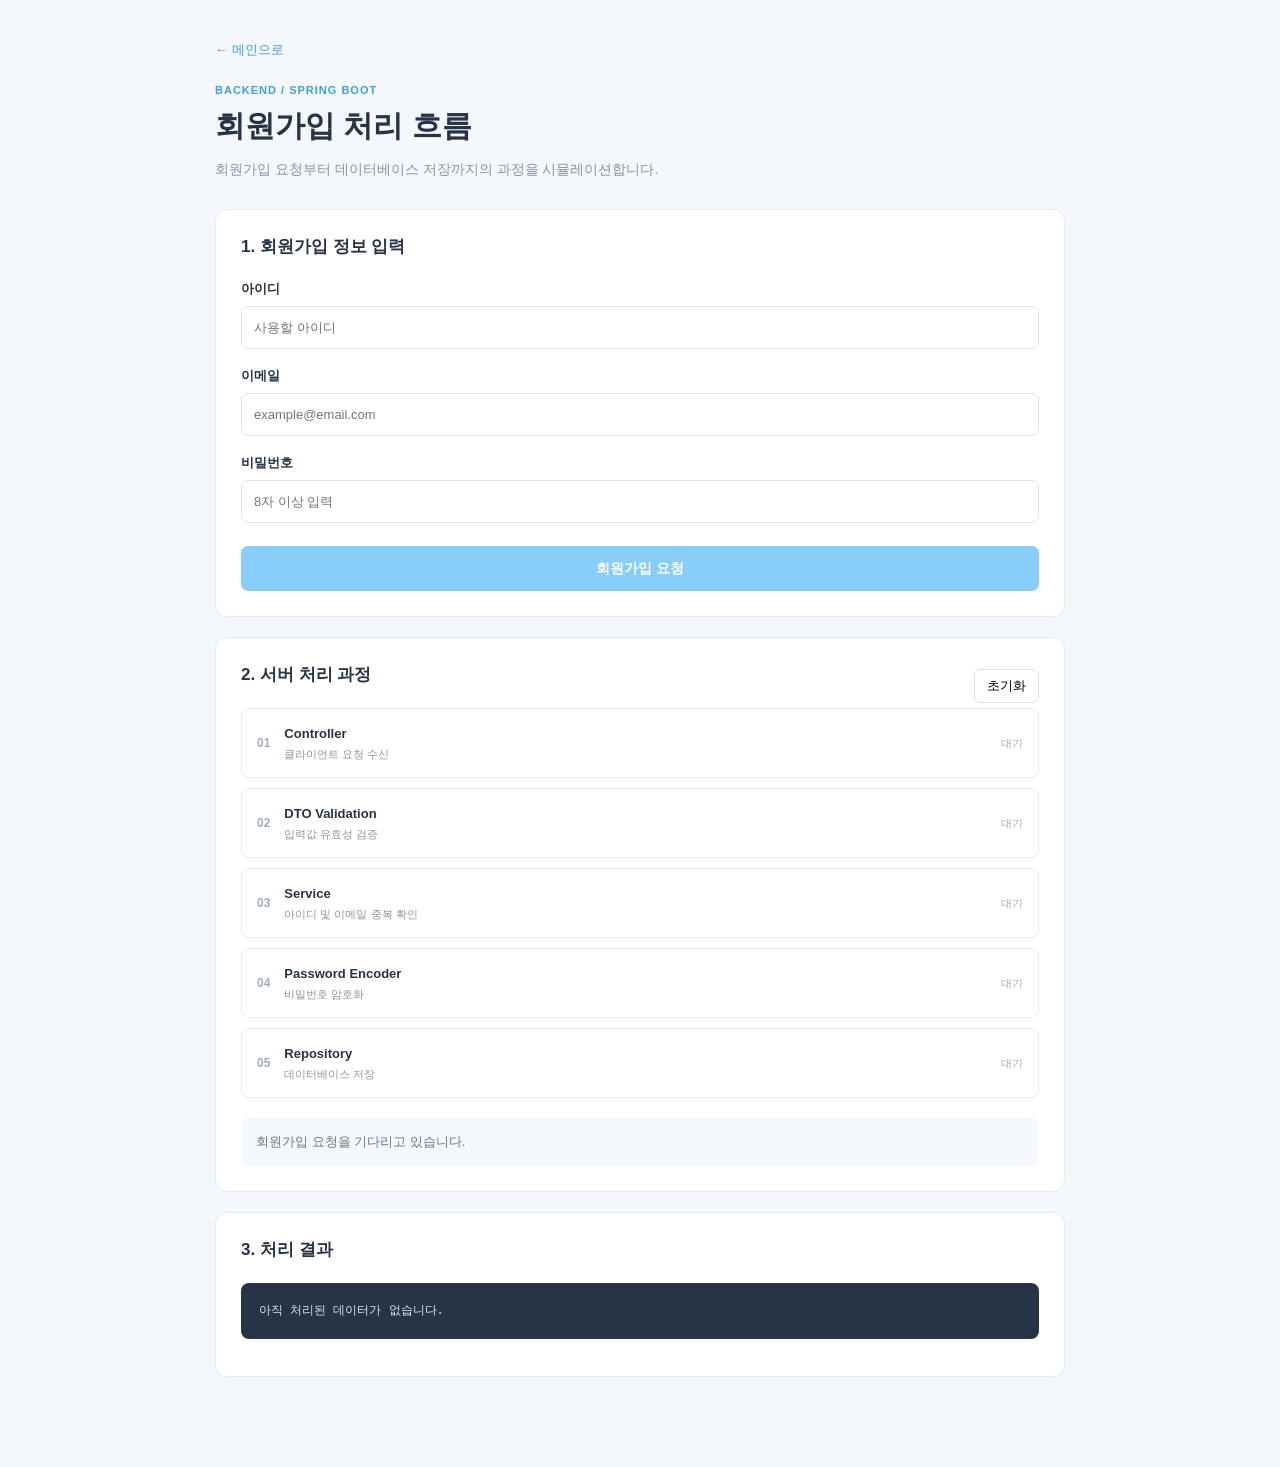
<file: visuals/backend/signup/index.html>
<!DOCTYPE html>
<html lang="ko">
<head>
    <meta charset="UTF-8">
    <meta name="viewport" content="width=device-width, initial-scale=1.0">
    <title>회원가입 처리 흐름</title>
    <link rel="stylesheet" href="./style.css">
    <script src="./script.js" defer></script>
</head>

<body>
<main class="container">

    <header class="header">
        <a href="../../../" class="back-button">← 메인으로</a>

        <div class="category">BACKEND / SPRING BOOT</div>
        <h1>회원가입 처리 흐름</h1>
        <p>회원가입 요청부터 데이터베이스 저장까지의 과정을 시뮬레이션합니다.</p>
    </header>

    <section class="panel">
        <h2>1. 회원가입 정보 입력</h2>

        <form id="signupForm">
            <div class="form-group">
                <label for="userId">아이디</label>
                <input id="userId" type="text" placeholder="사용할 아이디">
            </div>

            <div class="form-group">
                <label for="email">이메일</label>
                <input id="email" type="email" placeholder="example@email.com">
            </div>

            <div class="form-group">
                <label for="password">비밀번호</label>
                <input id="password" type="password" placeholder="8자 이상 입력">
            </div>

            <button type="submit" class="submit-button">
                회원가입 요청
            </button>
        </form>
    </section>

    <section class="panel">
        <div class="section-header">
            <h2>2. 서버 처리 과정</h2>
            <button id="resetButton" class="reset-button">
                초기화
            </button>
        </div>

        <div id="processList" class="process-list">
            <div class="process-item" data-step="0">
                <span class="step-number">01</span>
                <div>
                    <strong>Controller</strong>
                    <p>클라이언트 요청 수신</p>
                </div>
                <span class="status">대기</span>
            </div>

            <div class="process-item" data-step="1">
                <span class="step-number">02</span>
                <div>
                    <strong>DTO Validation</strong>
                    <p>입력값 유효성 검증</p>
                </div>
                <span class="status">대기</span>
            </div>

            <div class="process-item" data-step="2">
                <span class="step-number">03</span>
                <div>
                    <strong>Service</strong>
                    <p>아이디 및 이메일 중복 확인</p>
                </div>
                <span class="status">대기</span>
            </div>

            <div class="process-item" data-step="3">
                <span class="step-number">04</span>
                <div>
                    <strong>Password Encoder</strong>
                    <p>비밀번호 암호화</p>
                </div>
                <span class="status">대기</span>
            </div>

            <div class="process-item" data-step="4">
                <span class="step-number">05</span>
                <div>
                    <strong>Repository</strong>
                    <p>데이터베이스 저장</p>
                </div>
                <span class="status">대기</span>
            </div>
        </div>

        <div id="resultMessage" class="result-message">
            회원가입 요청을 기다리고 있습니다.
        </div>
    </section>

    <section class="panel">
        <h2>3. 처리 결과</h2>
        <pre id="resultData">아직 처리된 데이터가 없습니다.</pre>
    </section>

</main>
</body>
</html>
</file>
<file: visuals/backend/signup/style.css>
* {
    box-sizing: border-box;
}

body {
    margin: 0;
    background: #F4F7FB;
    color: #263445;
    font-family: Arial, "Noto Sans KR", sans-serif;
}

.container {
    width: min(850px, calc(100% - 32px));
    margin: 0 auto;
    padding: 40px 0 70px;
}

.header {
    margin-bottom: 30px;
}

.back-button {
    display: inline-block;
    margin-bottom: 25px;
    color: #429ED6;
    text-decoration: none;
    font-size: 13px;
}

.category {
    color: #429ED6;
    font-size: 11px;
    font-weight: bold;
    letter-spacing: 1px;
}

.header h1 {
    margin: 10px 0;
    font-size: 30px;
}

.header p {
    color: #8995A5;
    font-size: 14px;
}

.panel {
    margin-bottom: 20px;
    padding: 25px;
    border: 1px solid #E5EAF0;
    border-radius: 12px;
    background: #FFFFFF;
}

.panel h2 {
    margin: 0 0 22px;
    font-size: 17px;
}

.form-group {
    margin-bottom: 18px;
}

.form-group label {
    display: block;
    margin-bottom: 8px;
    font-size: 13px;
    font-weight: bold;
}

.form-group input {
    width: 100%;
    height: 43px;
    padding: 0 12px;
    border: 1px solid #DCE3EB;
    border-radius: 7px;
    outline: none;
    font-size: 13px;
}

.form-group input:focus {
    border-color: #87CEFA;
}

.submit-button {
    width: 100%;
    height: 45px;
    margin-top: 5px;
    border: 0;
    border-radius: 7px;
    background: #87CEFA;
    color: #FFFFFF;
    font-size: 14px;
    font-weight: bold;
    cursor: pointer;
}

.submit-button:hover {
    background: #5BB8EF;
}

.section-header {
    display: flex;
    align-items: center;
    justify-content: space-between;
}

.reset-button {
    padding: 7px 12px;
    border: 1px solid #DCE3EB;
    border-radius: 6px;
    background: white;
    cursor: pointer;
}

.process-list {
    display: flex;
    flex-direction: column;
    gap: 10px;
}

.process-item {
    display: flex;
    align-items: center;
    gap: 14px;
    padding: 15px;
    border: 1px solid #E8EDF3;
    border-radius: 8px;
}

.step-number {
    color: #A0ACBA;
    font-size: 12px;
    font-weight: bold;
}

.process-item strong {
    font-size: 13px;
}

.process-item p {
    margin: 5px 0 0;
    color: #8995A5;
    font-size: 11px;
}

.status {
    margin-left: auto;
    color: #A0ACBA;
    font-size: 11px;
}

.process-item.active {
    border-color: #87CEFA;
    background: #F0F9FF;
}

.process-item.active .status {
    color: #299BD9;
    font-weight: bold;
}

.process-item.success .status {
    color: #20A675;
}

.process-item.error {
    border-color: #F3B2B2;
    background: #FFF6F6;
}

.process-item.error .status {
    color: #DC5555;
}

.result-message {
    margin-top: 20px;
    padding: 15px;
    border-radius: 8px;
    background: #F4F7FB;
    color: #69788A;
    font-size: 13px;
}

.result-message.success {
    background: #EAF9F1;
    color: #198B5E;
}

.result-message.error {
    background: #FFF0F0;
    color: #D44D4D;
}

pre {
    overflow-x: auto;
    padding: 18px;
    border-radius: 8px;
    background: #263445;
    color: #D8E8F5;
    font-size: 12px;
    line-height: 1.7;
}

@media (max-width: 600px) {
    .container {
        padding-top: 25px;
    }

    .panel {
        padding: 18px;
    }

    .header h1 {
        font-size: 24px;
    }
}
</file>
